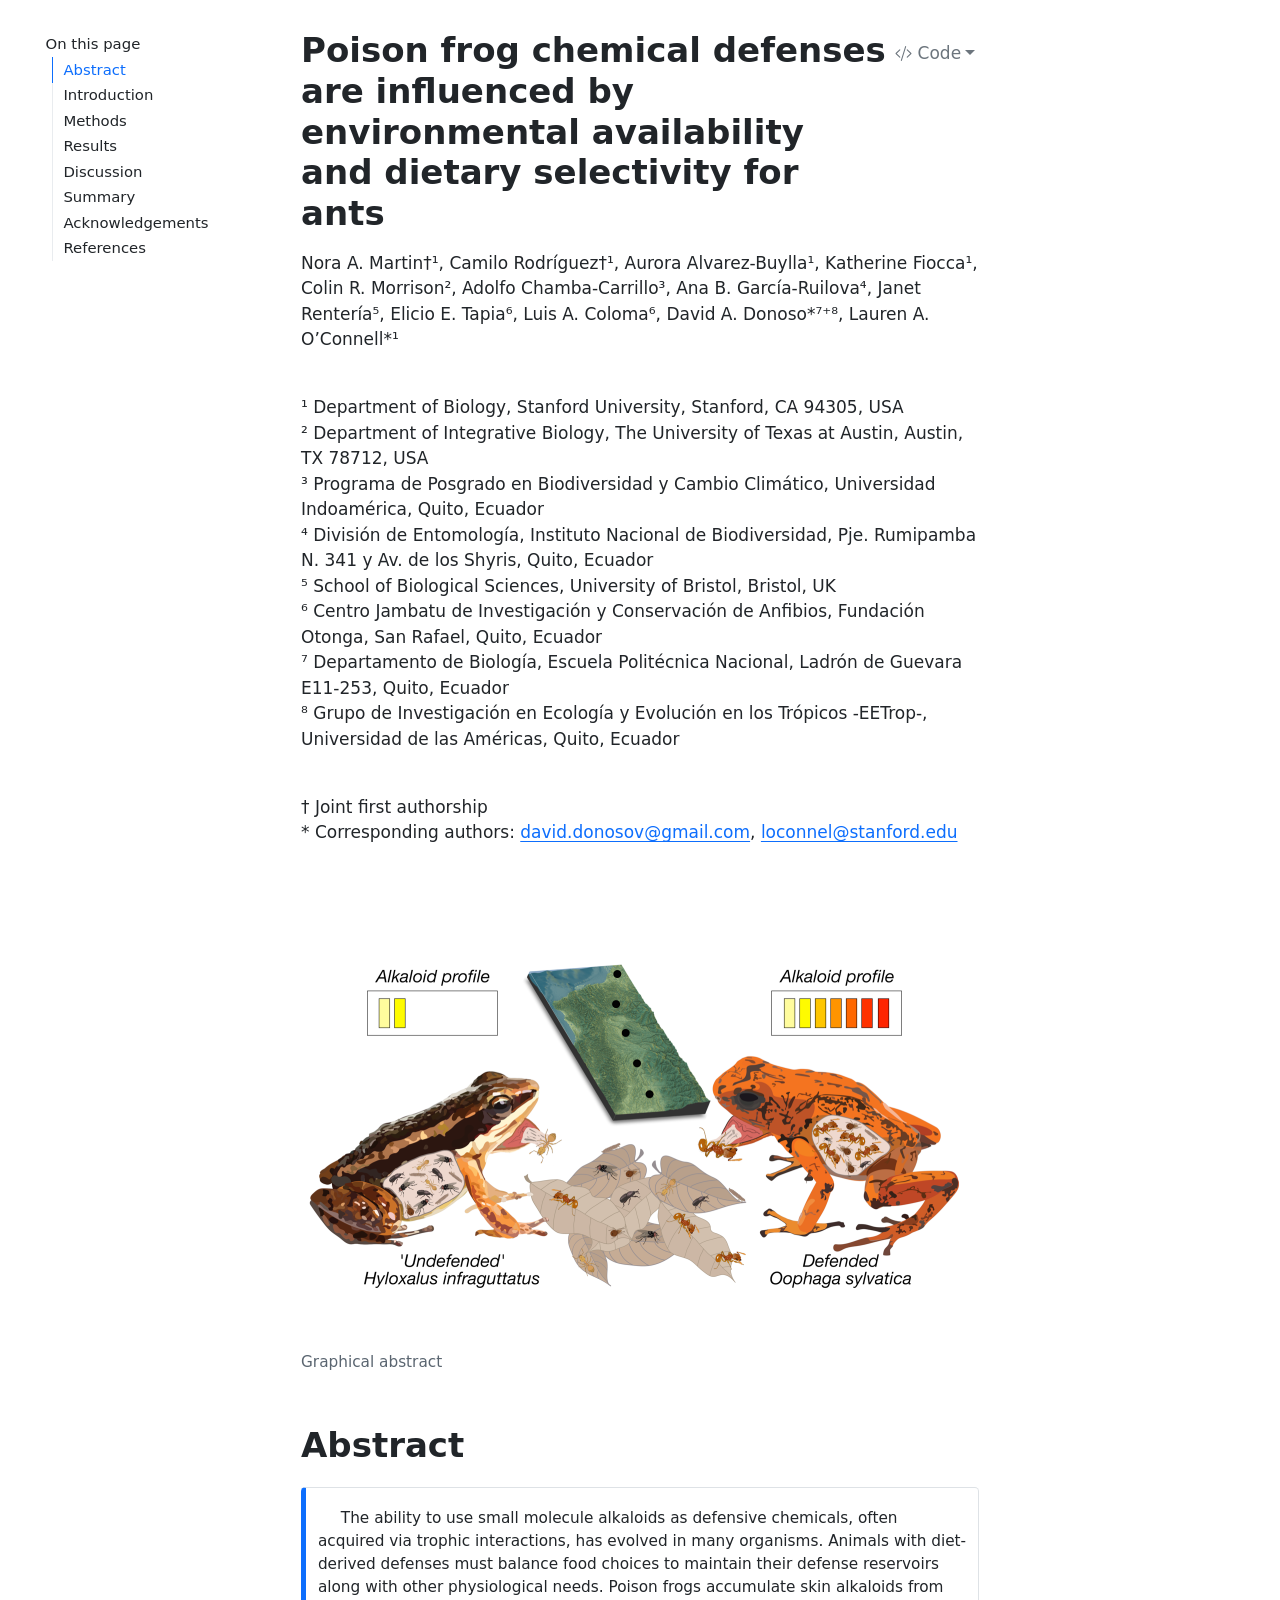
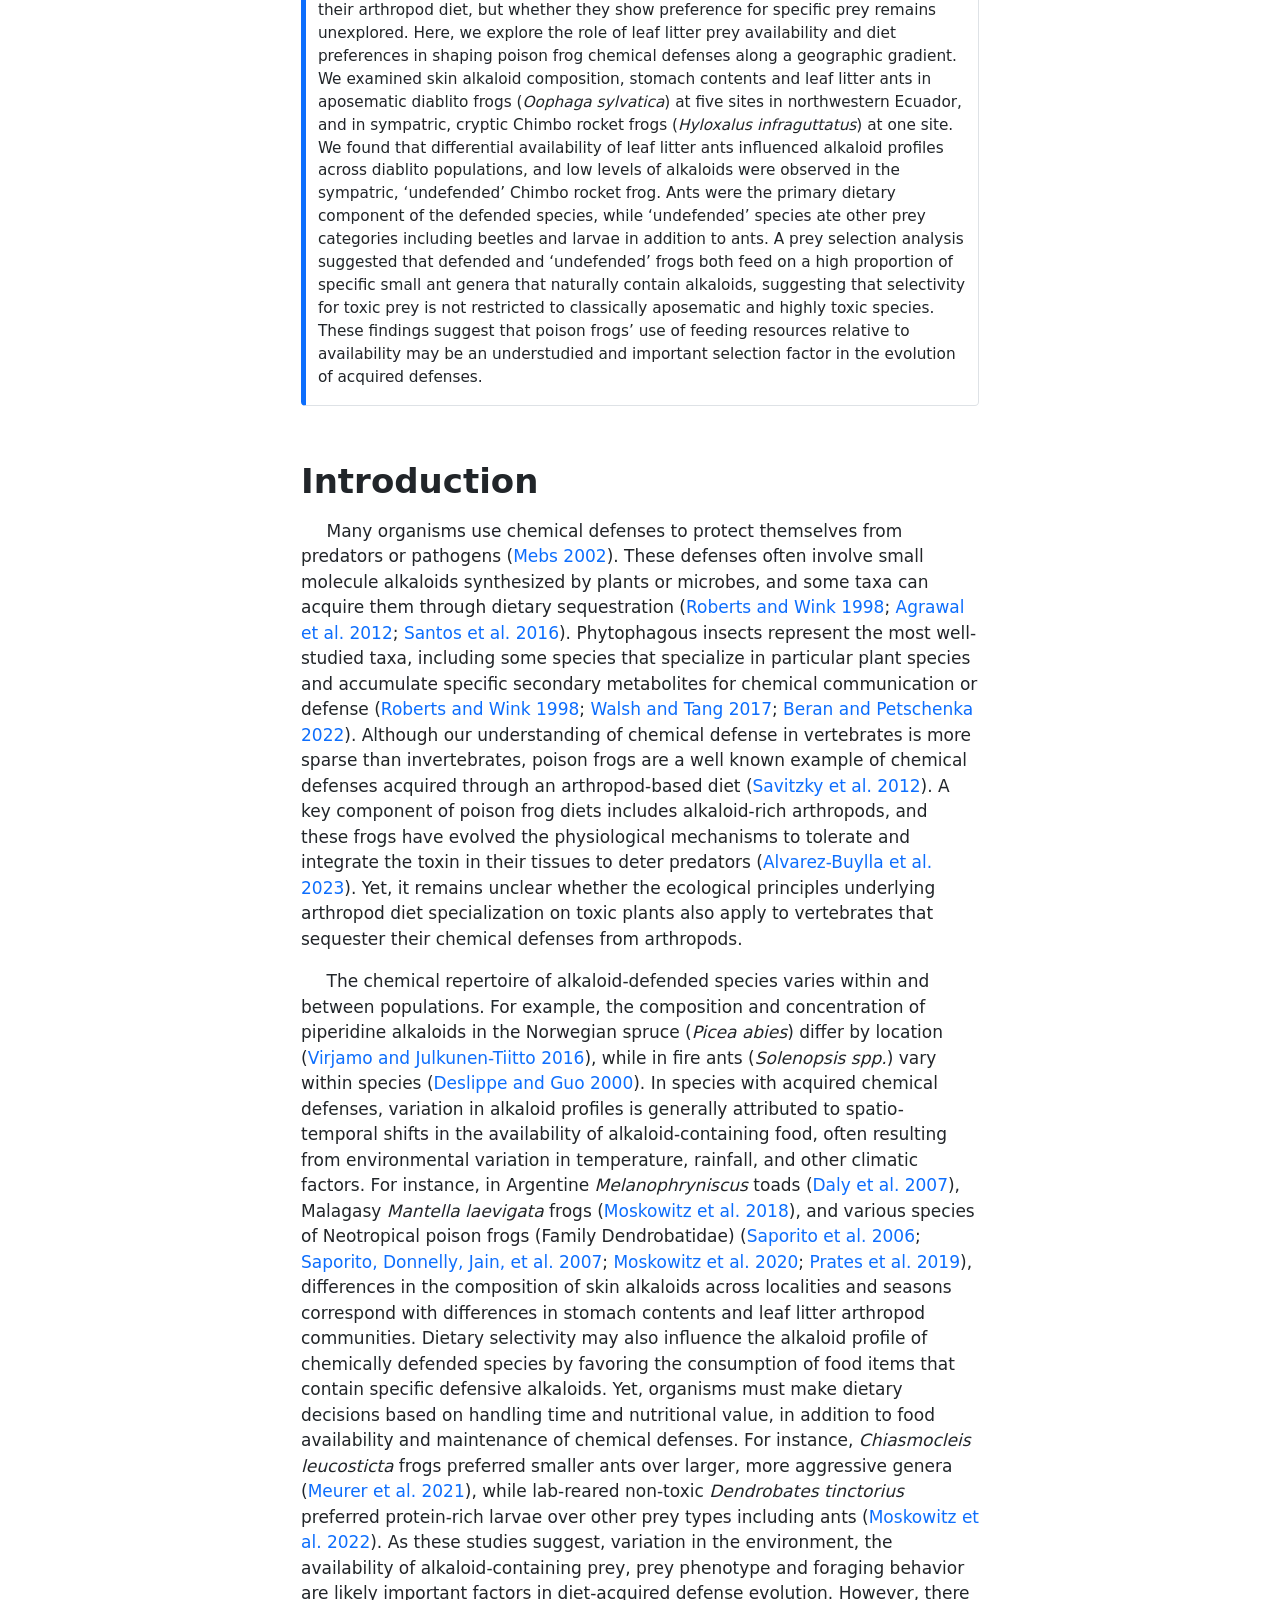
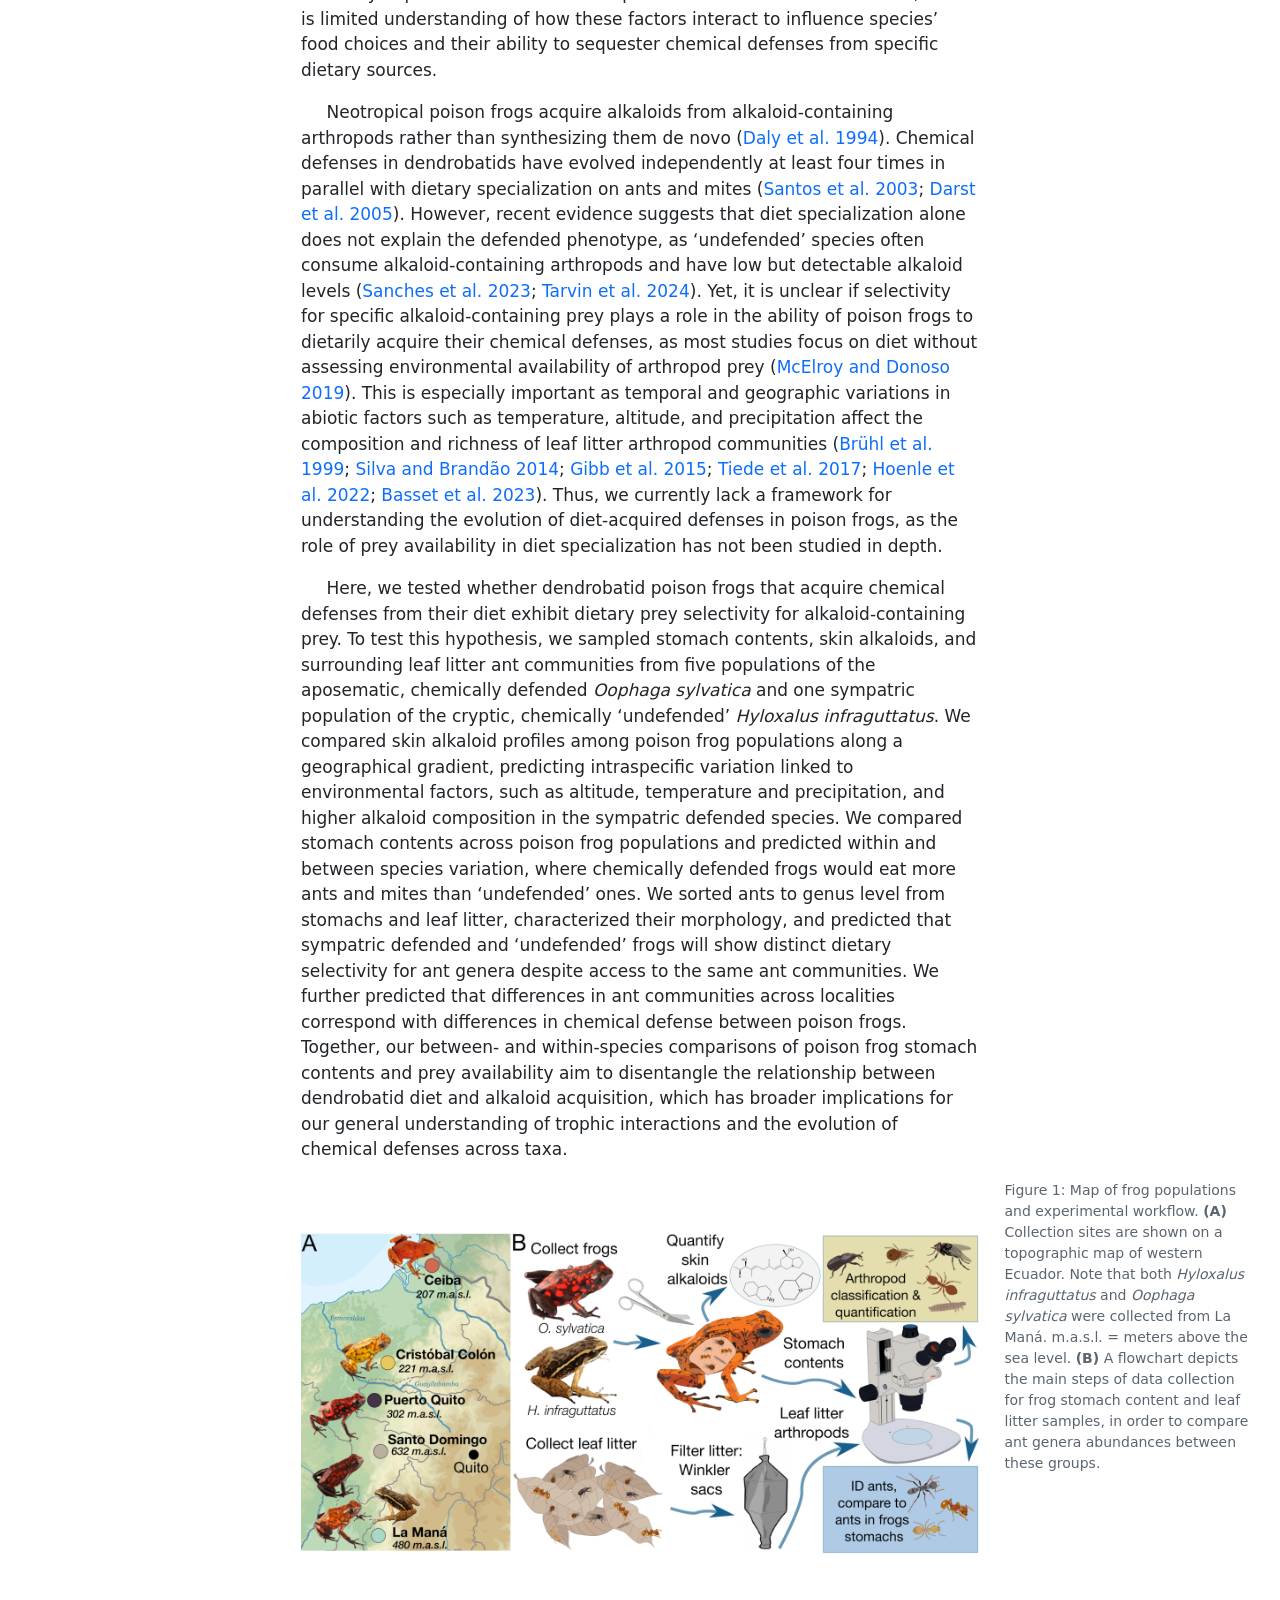
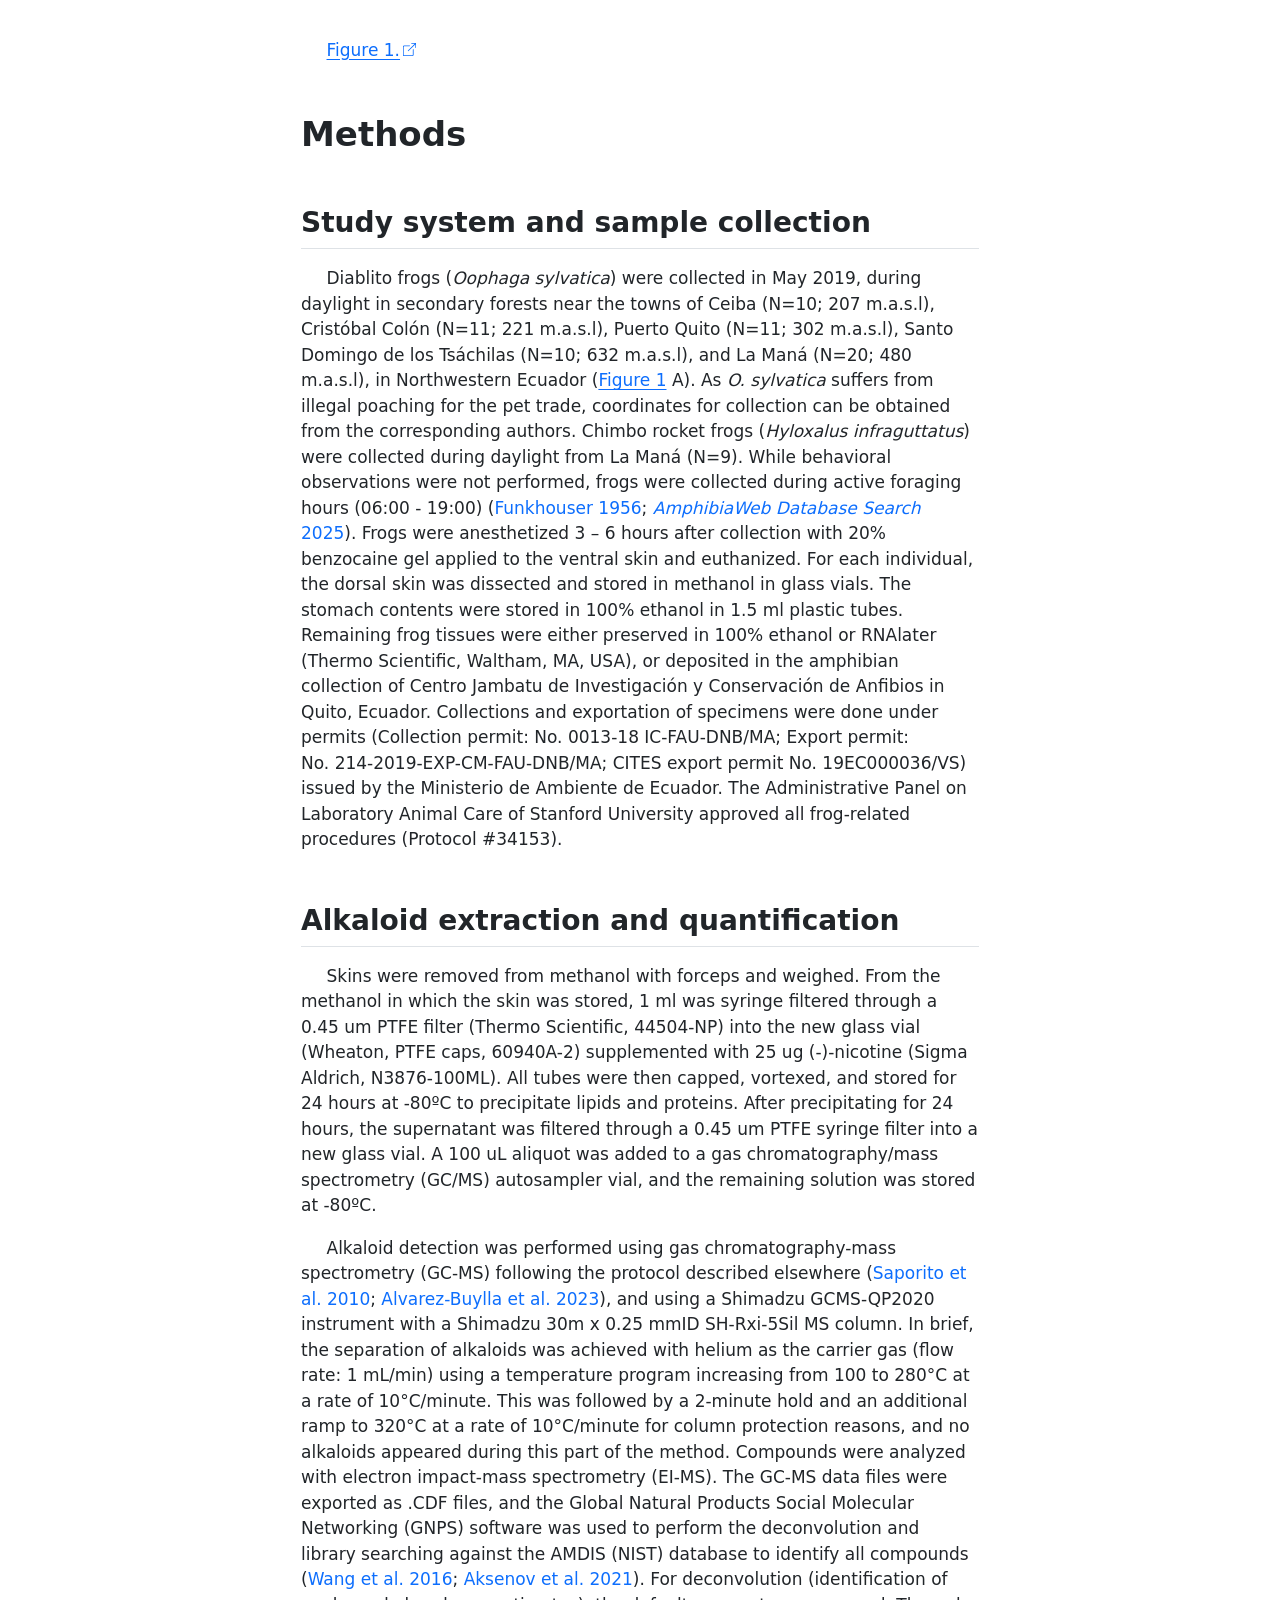
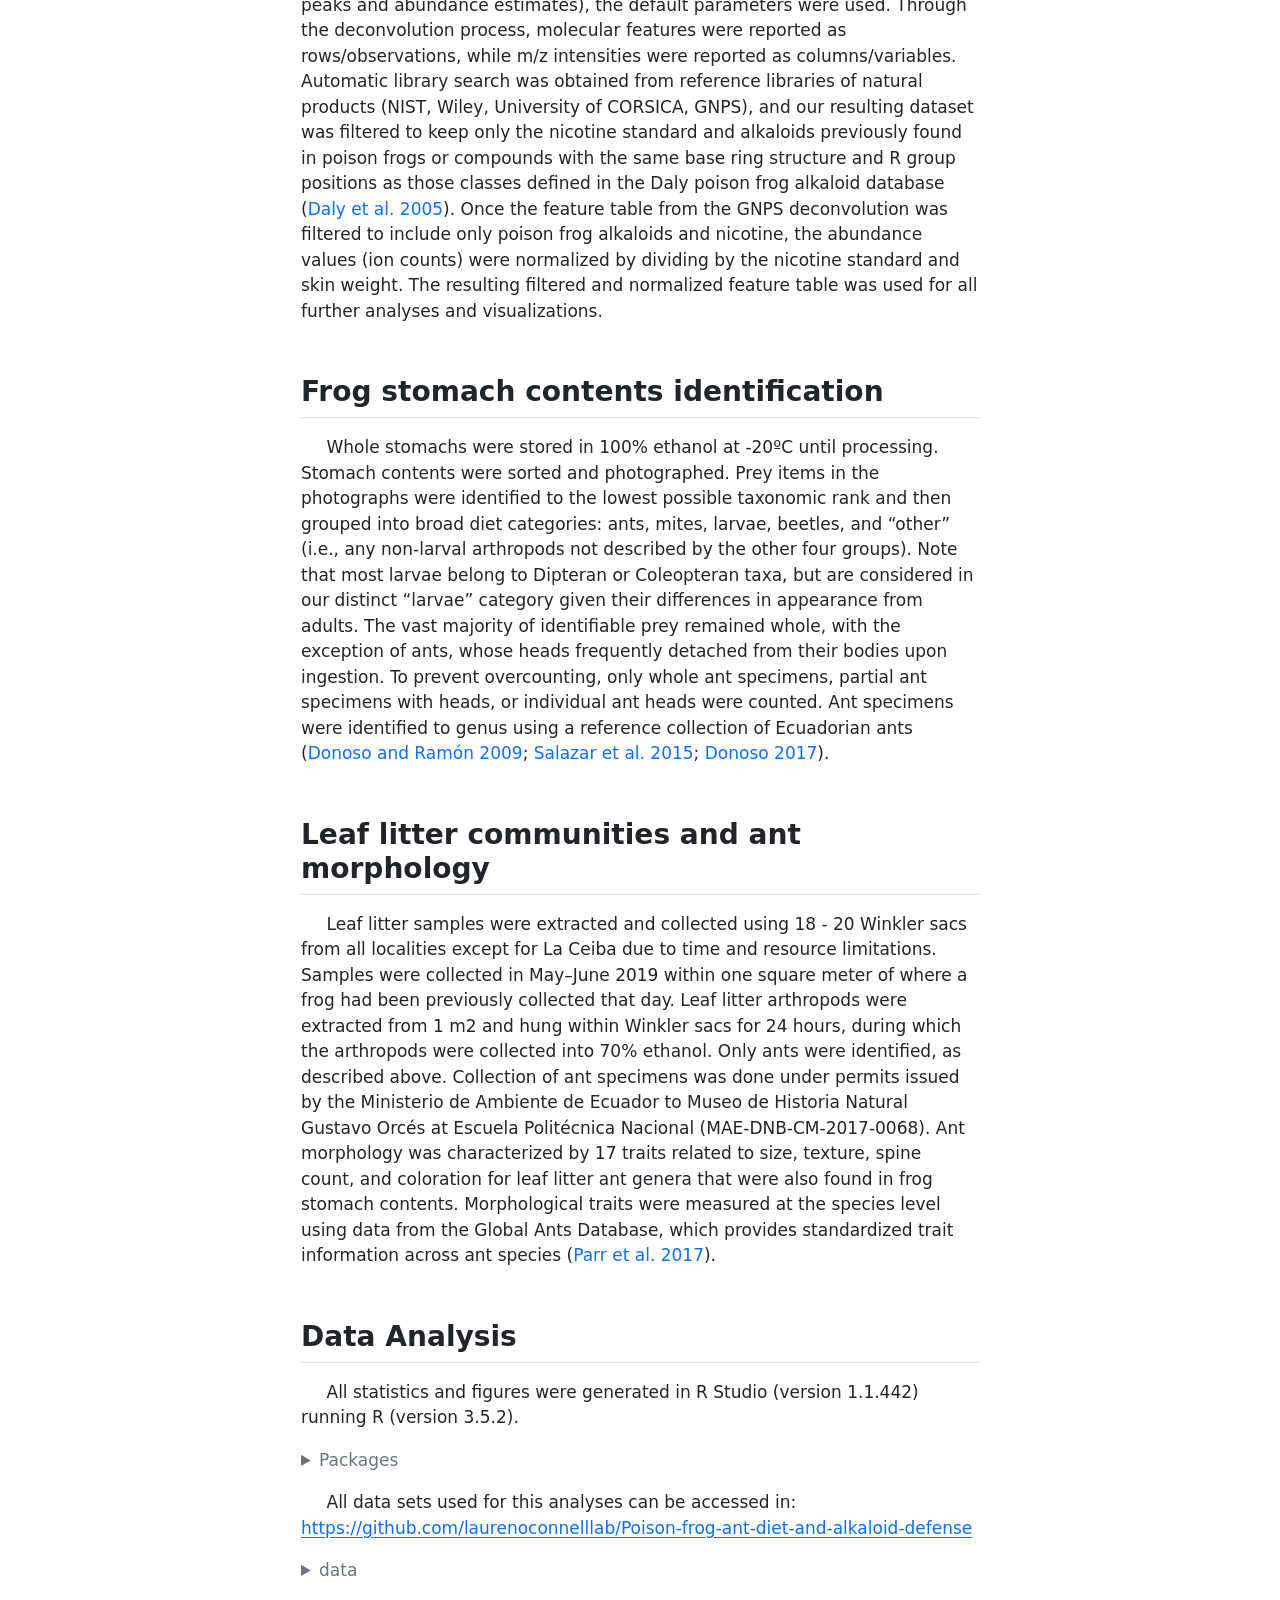
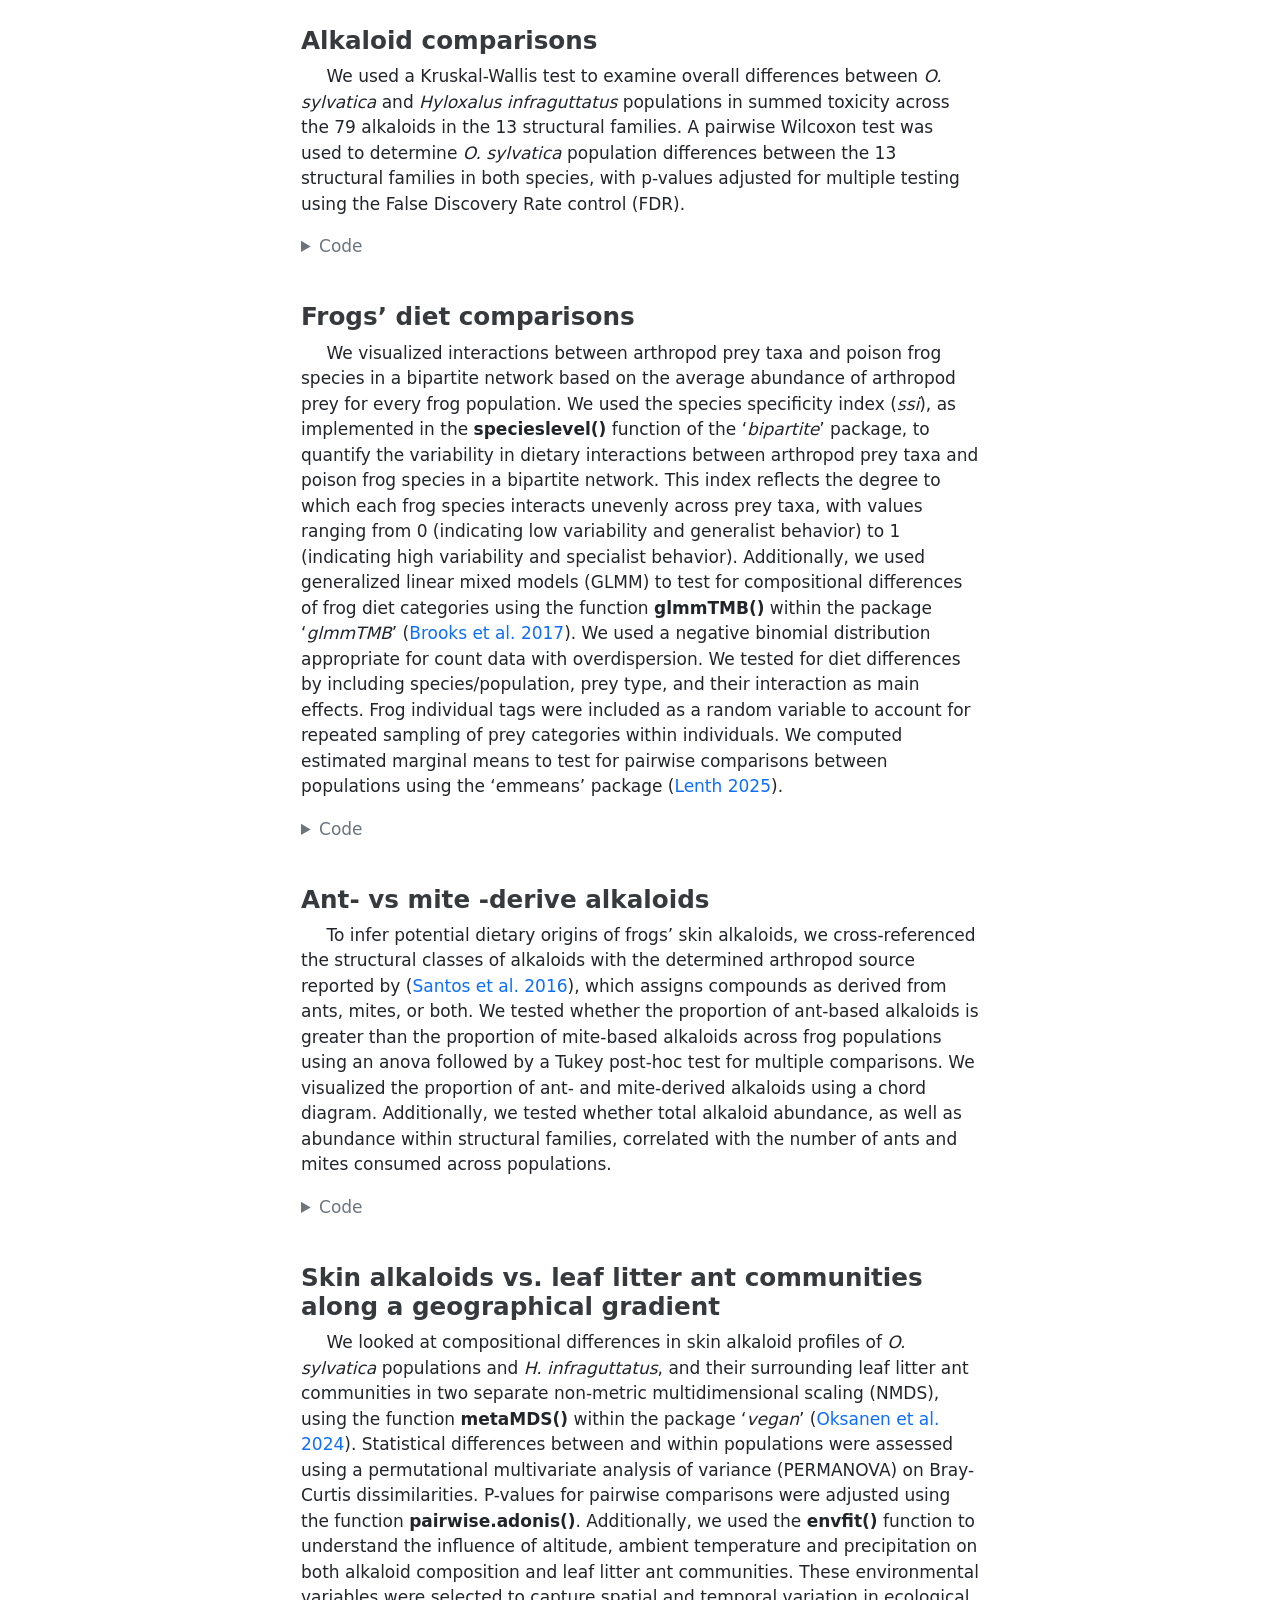
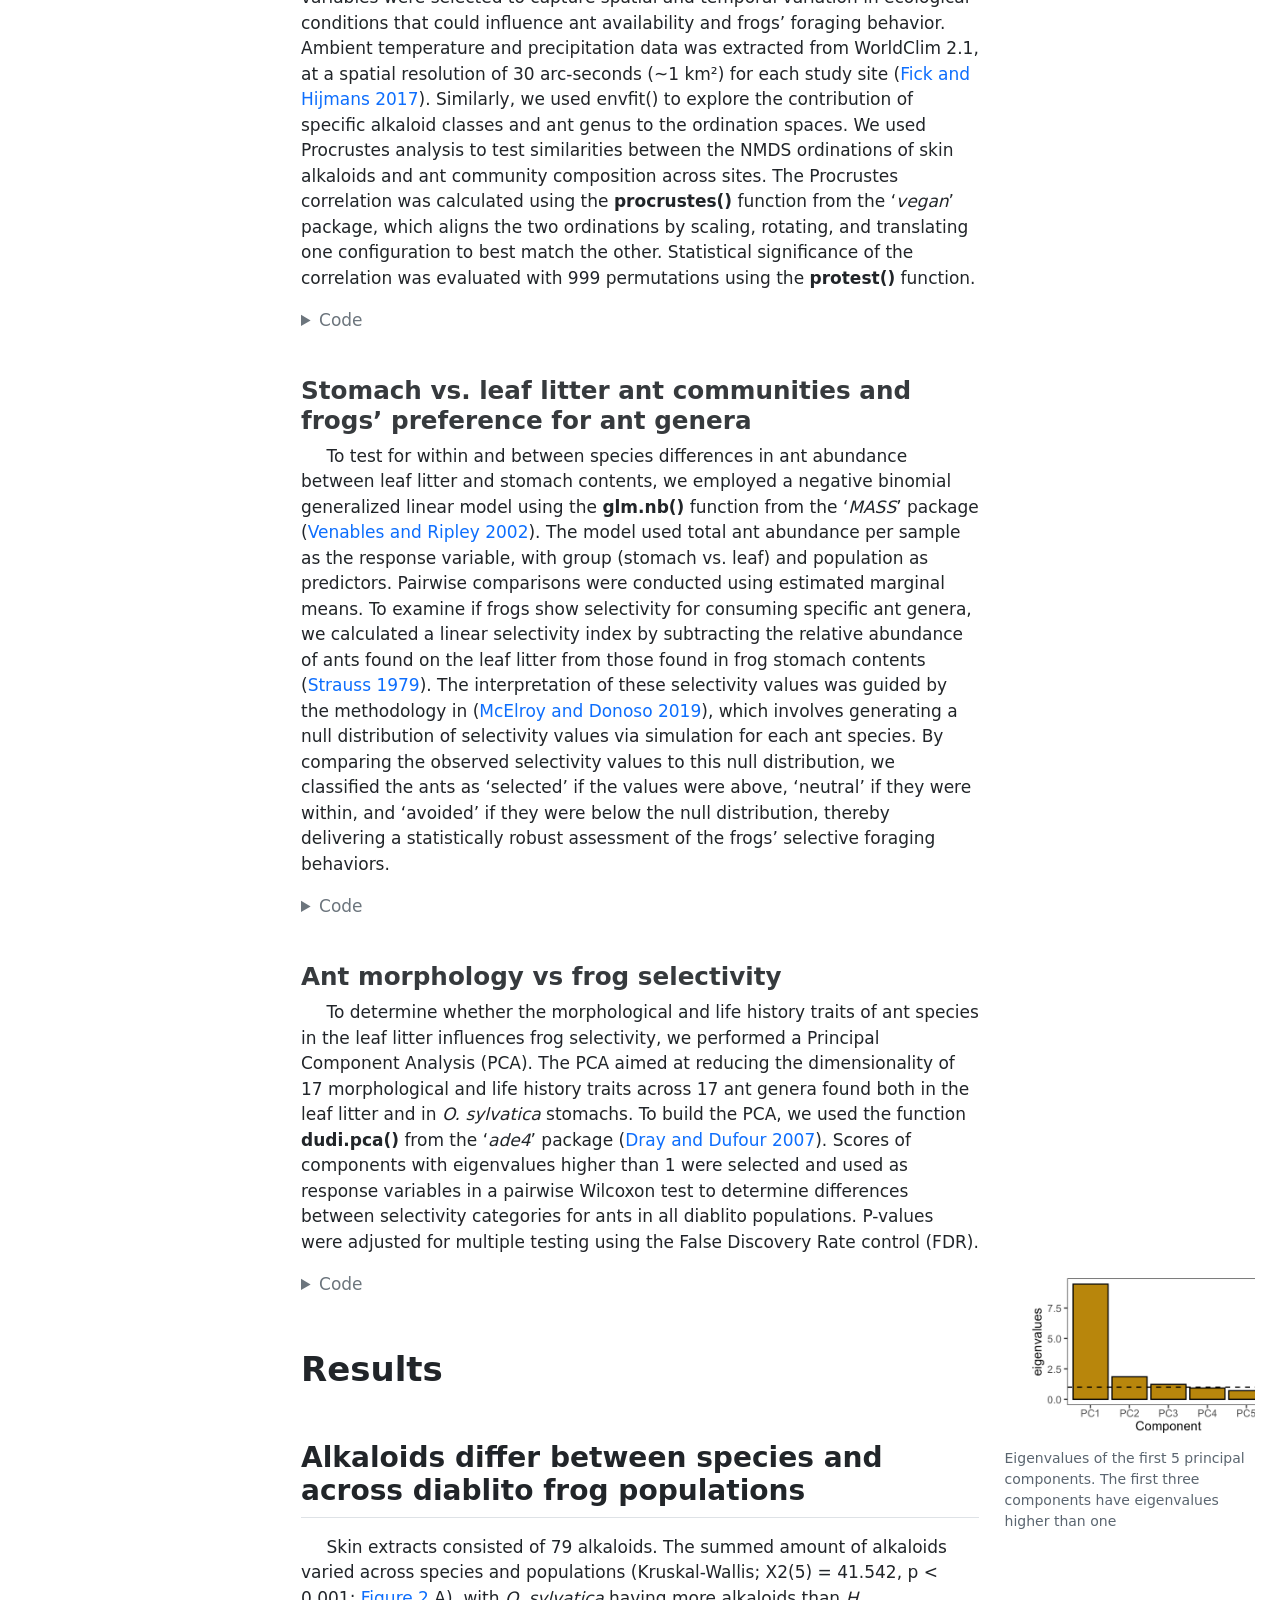
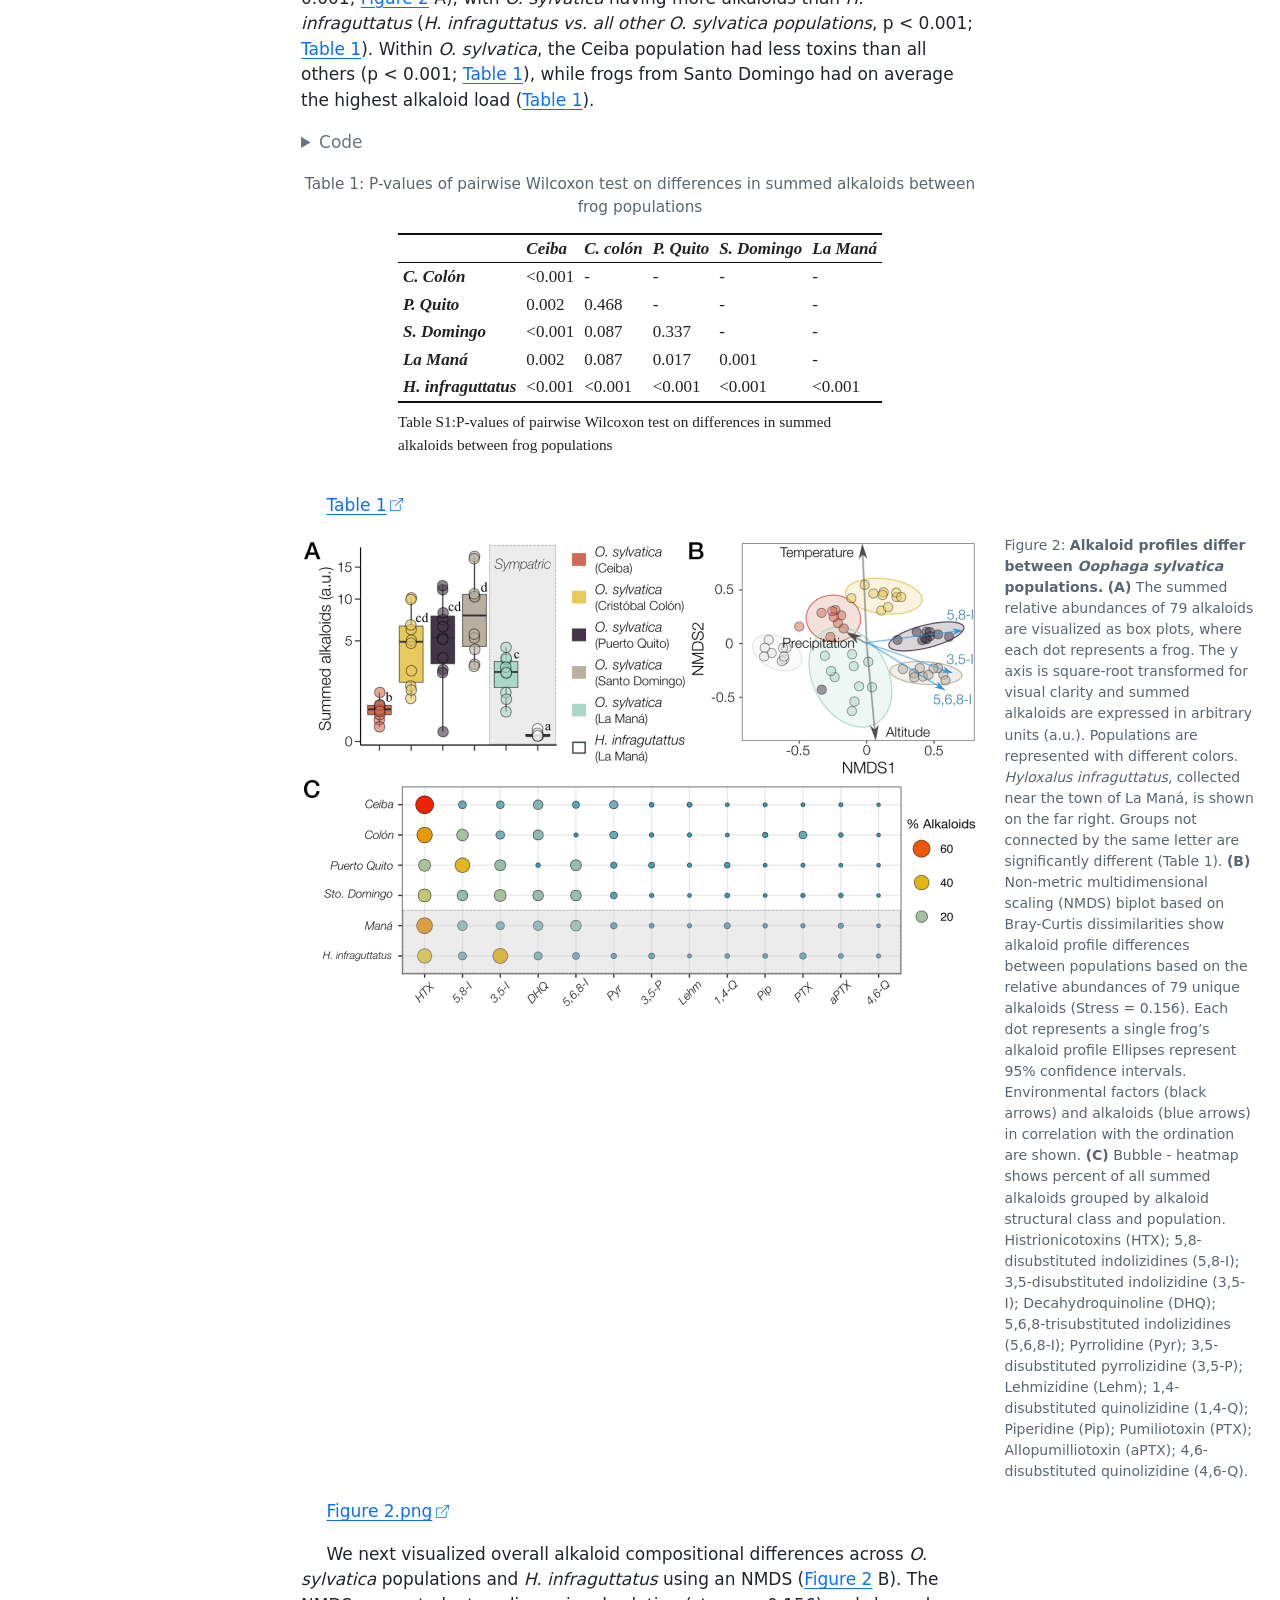
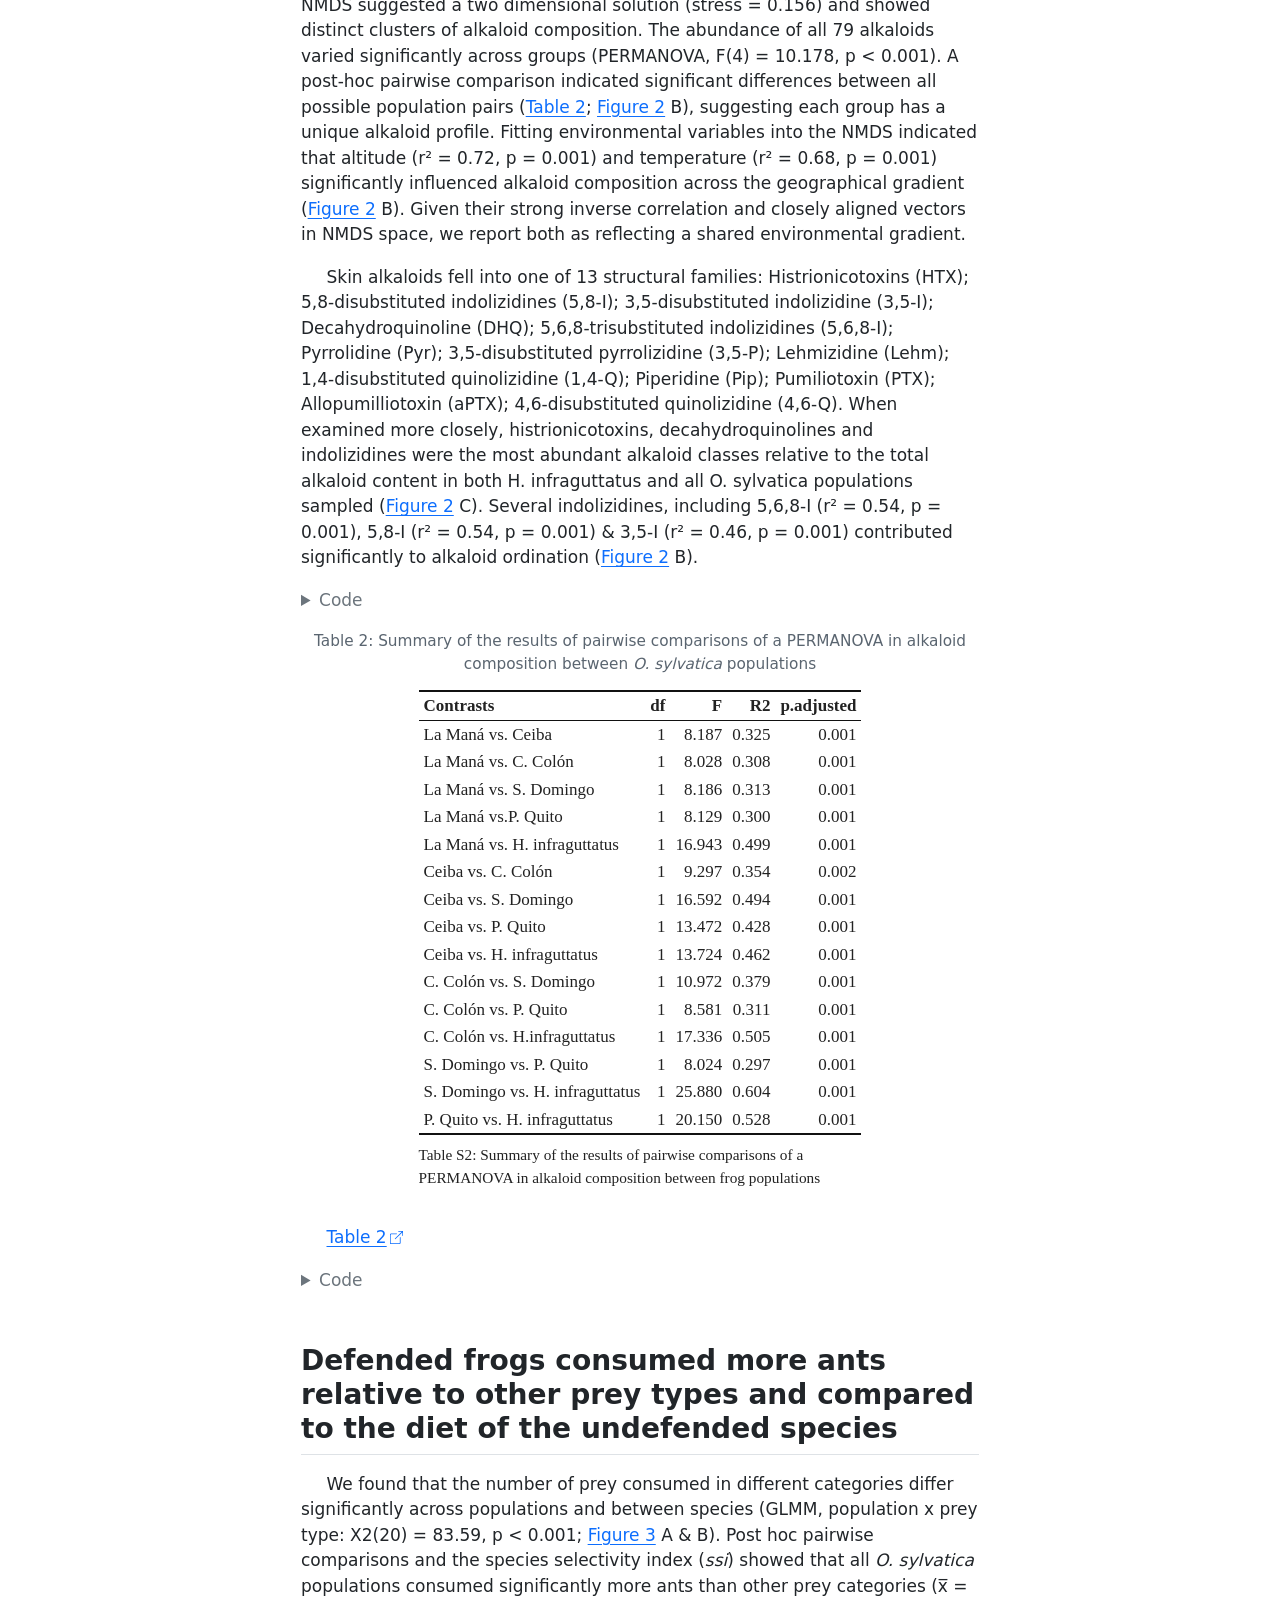
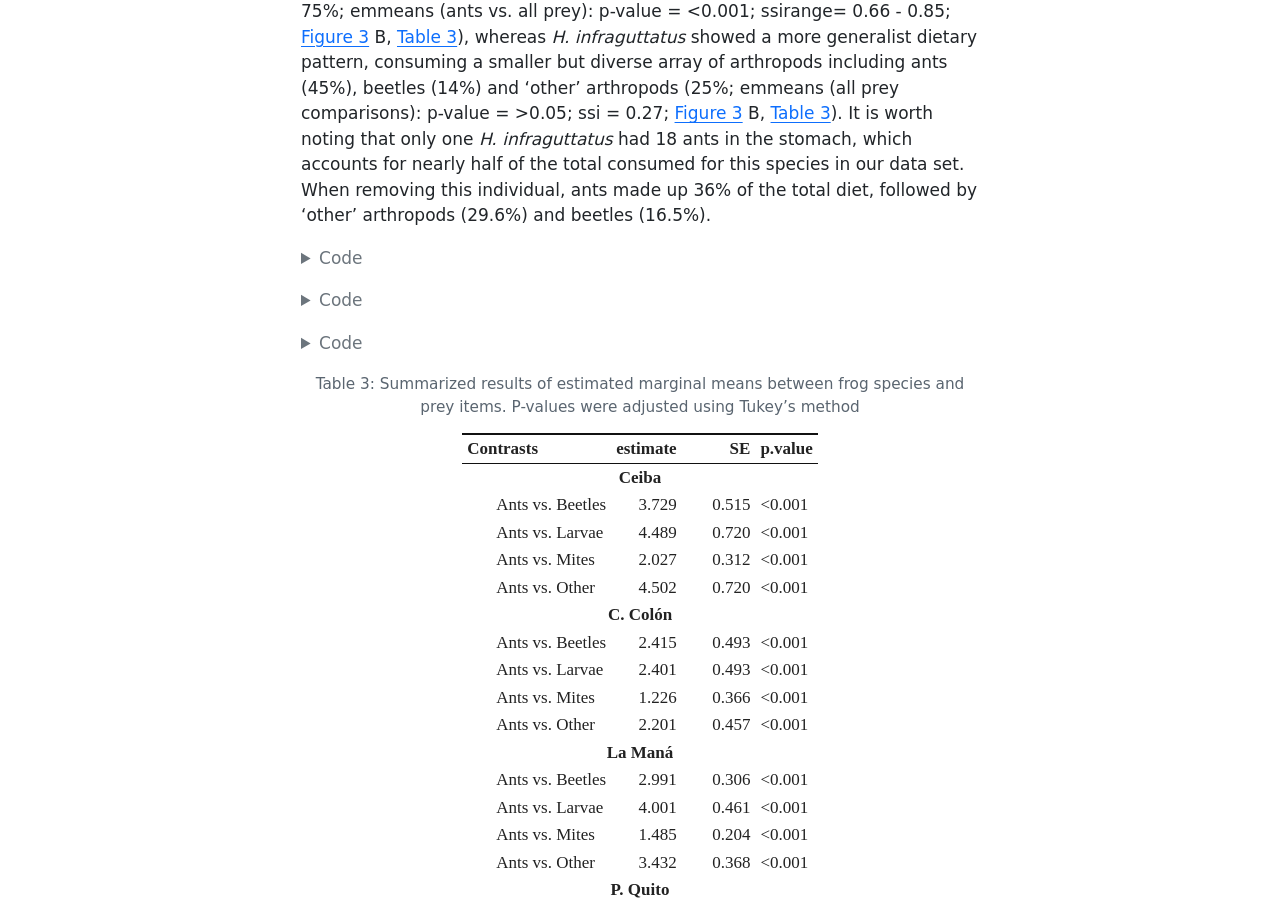
<file: docs/index.html>
<html xmlns="http://www.w3.org/1999/xhtml">    
  <head>      
    <title>Redirect to Reproducible-report.html</title>      
    <meta http-equiv="refresh" content="0;URL='Reproducible-report.html'" />    
  </head>    
  <body> 
  </body>  
</html>
</file>
